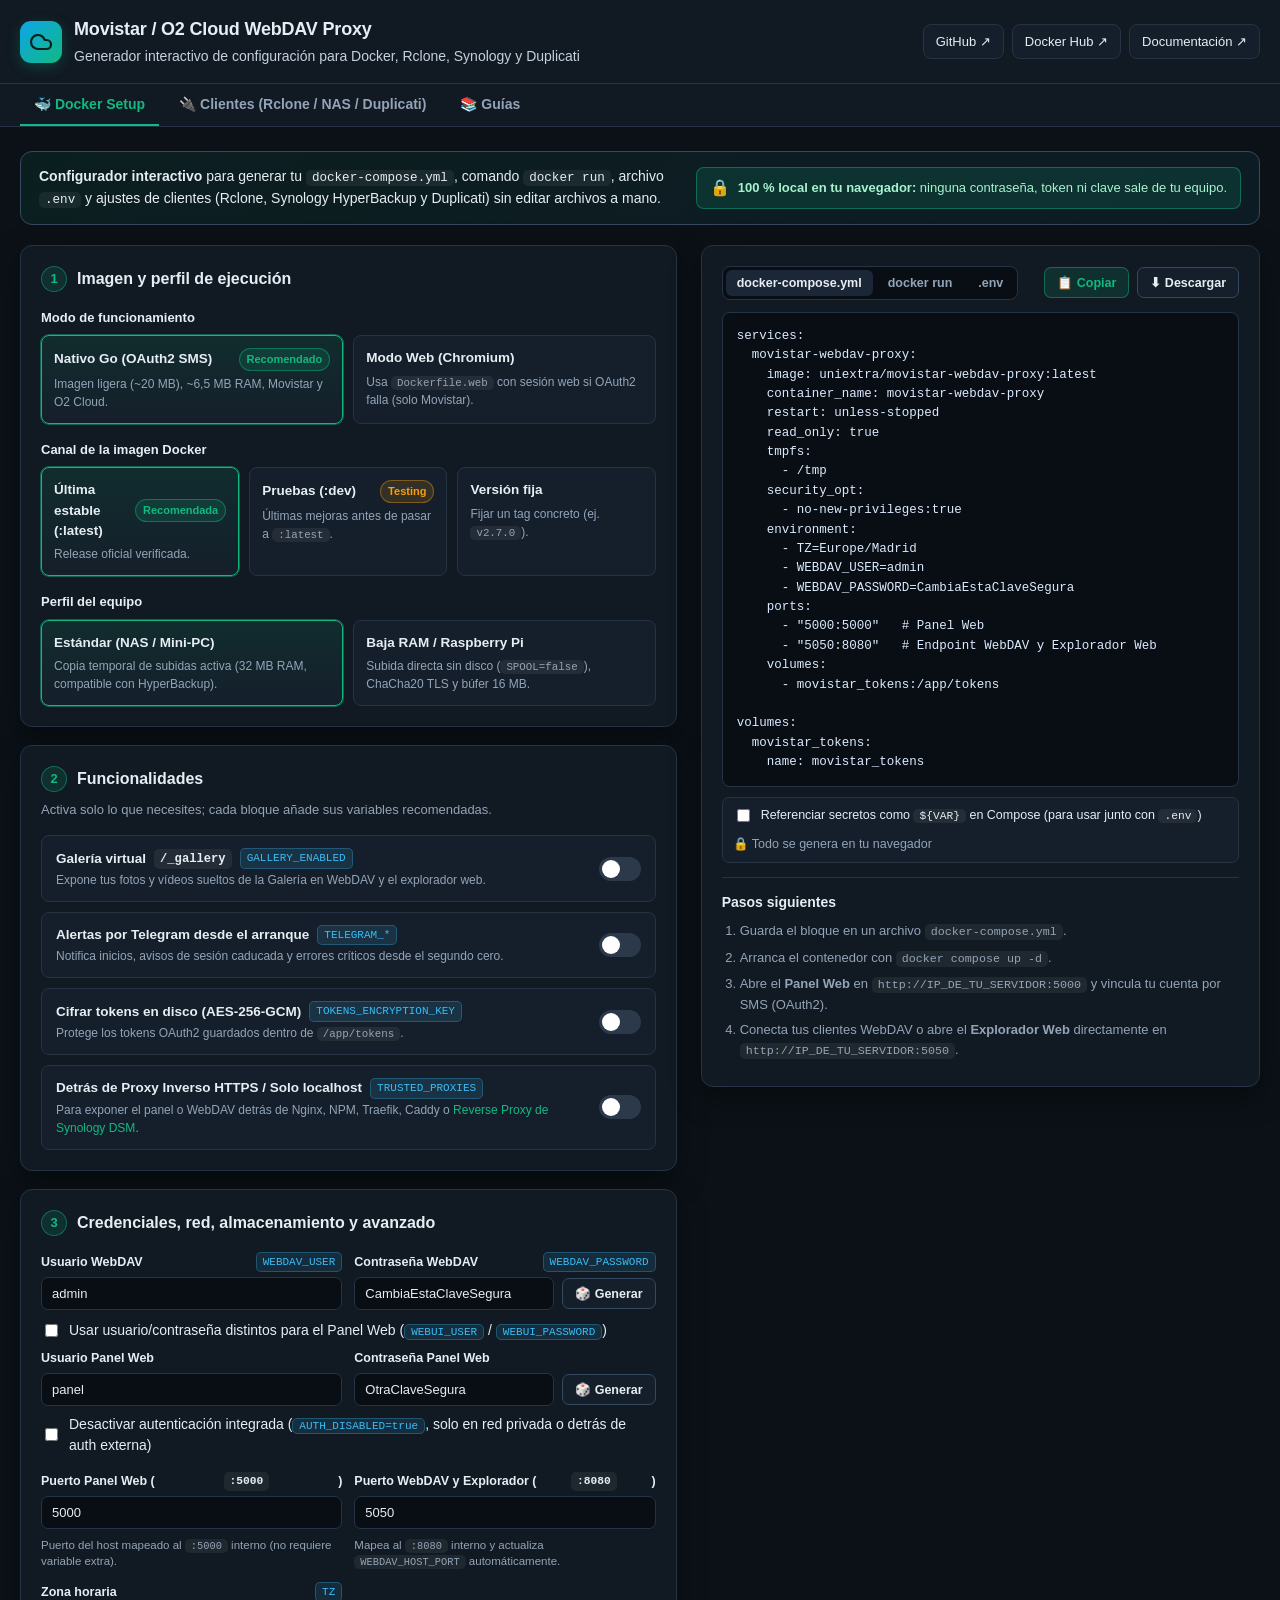
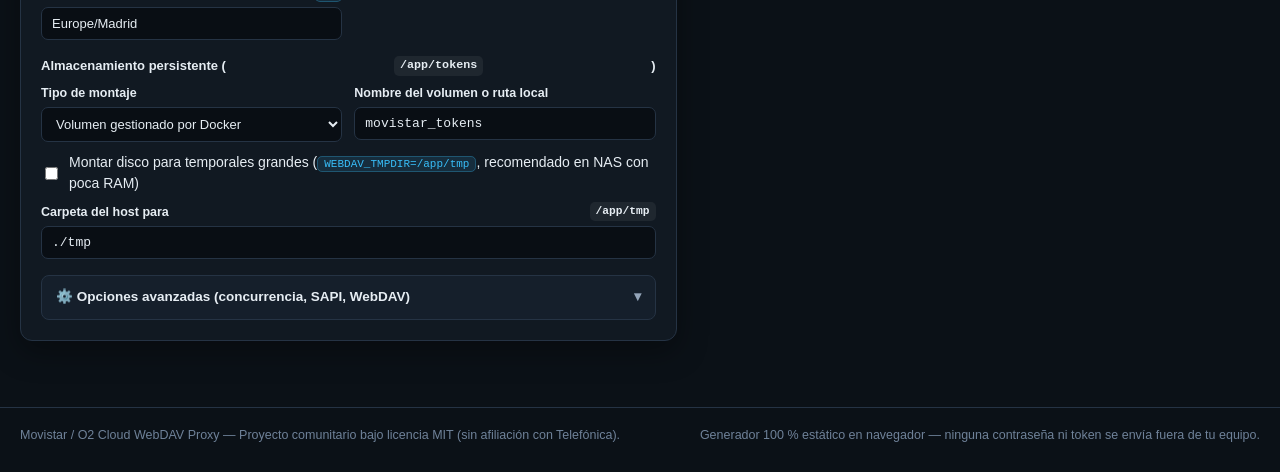
<file: site/index.html>
<!doctype html>
<html lang="es">
<head>
  <meta charset="utf-8">
  <meta name="viewport" content="width=device-width, initial-scale=1">
  <title>Movistar / O2 Cloud WebDAV Proxy — Configurador</title>
  <link rel="icon" type="image/svg+xml" href="data:image/svg+xml,%3Csvg xmlns='http://www.w3.org/2000/svg' viewBox='0 0 24 24' fill='none' stroke='%2310b981' stroke-width='2.2' stroke-linecap='round' stroke-linejoin='round'%3E%3Cpath d='M17.5 19H9a7 7 0 1 1 6.71-9h1.79a4.5 4.5 0 1 1 0 9Z'/%3E%3C/svg%3E">
  <link rel="stylesheet" href="styles.css">
</head>
<body>
  <header class="topbar">
    <div class="topbar-inner">
      <div class="brand">
        <div class="brand-icon" aria-hidden="true">
          <svg width="24" height="24" viewBox="0 0 24 24" fill="none" stroke="currentColor" stroke-width="2.2" stroke-linecap="round" stroke-linejoin="round">
            <path d="M17.5 19H9a7 7 0 1 1 6.71-9h1.79a4.5 4.5 0 1 1 0 9Z"/>
          </svg>
        </div>
        <div>
          <h1 class="brand-title">Movistar / O2 Cloud WebDAV Proxy</h1>
          <p class="brand-sub">Generador interactivo de configuración para Docker, Rclone, Synology y Duplicati</p>
        </div>
      </div>
      <div class="topbar-links">
        <a class="ext-link" href="https://github.com/uniextra/MovistarWebDAVProxy" target="_blank" rel="noopener">GitHub ↗</a>
        <a class="ext-link" href="https://hub.docker.com/r/uniextra/movistar-webdav-proxy" target="_blank" rel="noopener">Docker Hub ↗</a>
        <a class="ext-link" href="https://github.com/uniextra/MovistarWebDAVProxy/blob/main/docs/configuration.md" target="_blank" rel="noopener">Documentación ↗</a>
      </div>
    </div>
  </header>

  <nav class="nav-tabs" aria-label="Secciones del configurador">
    <div class="nav-tabs-inner">
      <button type="button" class="tab-btn active" data-tab="docker">🐳 Docker Setup</button>
      <button type="button" class="tab-btn" data-tab="clients">🔌 Clientes (Rclone / NAS / Duplicati)</button>
      <button type="button" class="tab-btn" data-tab="guides">📚 Guías</button>
    </div>
  </nav>

  <main class="container">
    <div class="intro-banner" role="region" aria-label="Sobre esta herramienta">
      <div class="intro-copy">
        <p class="intro-lead">
          <strong>Configurador interactivo</strong> para generar tu <code>docker-compose.yml</code>, comando <code>docker run</code>, archivo <code>.env</code> y ajustes de clientes (Rclone, Synology HyperBackup y Duplicati) sin editar archivos a mano.
        </p>
      </div>
      <div class="intro-privacy">
        <span class="intro-privacy-icon" aria-hidden="true">🔒</span>
        <span><strong>100 % local en tu navegador:</strong> ninguna contraseña, token ni clave sale de tu equipo.</span>
      </div>
    </div>

    <!-- TAB 1: DOCKER SETUP -->
    <section id="tab-docker" class="tab-panel">
      <div class="split-layout">
        <div class="config-column">
          <!-- PASO 1 -->
          <div class="step-card">
            <div class="step-header">
              <span class="step-num">1</span>
              <h2 class="step-title">Imagen y perfil de ejecución</h2>
            </div>

            <div class="field-group">
              <div class="group-label">Modo de funcionamiento</div>
              <div class="choice-grid" data-radio-group="mode">
                <label class="choice-card selected">
                  <input type="radio" name="mode" value="native" checked>
                  <div class="choice-top">
                    <span class="choice-name">Nativo Go (OAuth2 SMS)</span>
                    <span class="badge badge-rec">Recomendado</span>
                  </div>
                  <span class="choice-sub">Imagen ligera (~20 MB), ~6,5 MB RAM, Movistar y O2 Cloud.</span>
                </label>
                <label class="choice-card">
                  <input type="radio" name="mode" value="web">
                  <div class="choice-top">
                    <span class="choice-name">Modo Web (Chromium)</span>
                  </div>
                  <span class="choice-sub">Usa <code>Dockerfile.web</code> con sesión web si OAuth2 falla (solo Movistar).</span>
                </label>
              </div>
            </div>

            <div class="field-group" id="channelGroup">
              <div class="group-label">Canal de la imagen Docker</div>
              <div class="choice-grid" data-radio-group="channel">
                <label class="choice-card selected">
                  <input type="radio" name="channel" value="latest" checked>
                  <div class="choice-top">
                    <span class="choice-name">Última estable (:latest)</span>
                    <span class="badge badge-rec">Recomendada</span>
                  </div>
                  <span class="choice-sub">Release oficial verificada.</span>
                </label>
                <label class="choice-card">
                  <input type="radio" name="channel" value="dev">
                  <div class="choice-top">
                    <span class="choice-name">Pruebas (:dev)</span>
                    <span class="badge badge-warn">Testing</span>
                  </div>
                  <span class="choice-sub">Últimas mejoras antes de pasar a <code>:latest</code>.</span>
                </label>
                <label class="choice-card">
                  <input type="radio" name="channel" value="tag">
                  <div class="choice-top">
                    <span class="choice-name">Versión fija</span>
                  </div>
                  <span class="choice-sub">Fijar un tag concreto (ej. <code>v2.7.0</code>).</span>
                </label>
              </div>
              <div id="customTagWrap" class="sub-panel" hidden style="margin-top:10px;border:1px solid var(--border);border-radius:8px;">
                <div class="input-wrap">
                  <label class="input-label" for="customTag">Etiqueta de versión</label>
                  <input id="customTag" type="text" class="mono-input" value="v2.7.0" placeholder="v2.7.0">
                </div>
              </div>
            </div>

            <div class="field-group">
              <div class="group-label">Perfil del equipo</div>
              <div class="choice-grid" data-radio-group="hardware">
                <label class="choice-card selected">
                  <input type="radio" name="hardware" value="standard" checked>
                  <div class="choice-top">
                    <span class="choice-name">Estándar (NAS / Mini-PC)</span>
                  </div>
                  <span class="choice-sub">Copia temporal de subidas activa (32 MB RAM, compatible con HyperBackup).</span>
                </label>
                <label class="choice-card">
                  <input type="radio" name="hardware" value="lowram">
                  <div class="choice-top">
                    <span class="choice-name">Baja RAM / Raspberry Pi</span>
                  </div>
                  <span class="choice-sub">Subida directa sin disco (<code>SPOOL=false</code>), ChaCha20 TLS y búfer 16 MB.</span>
                </label>
              </div>
            </div>
          </div>

          <!-- PASO 2 -->
          <div class="step-card">
            <div class="step-header">
              <span class="step-num">2</span>
              <h2 class="step-title">Funcionalidades</h2>
            </div>
            <p class="step-desc">Activa solo lo que necesites; cada bloque añade sus variables recomendadas.</p>

            <div class="toggle-list">
              <!-- Galería virtual -->
              <div class="toggle-box">
                <label class="toggle-row">
                  <div class="toggle-info">
                    <span class="toggle-title">Galería virtual <code>/_gallery</code> <span class="badge-env">GALLERY_ENABLED</span></span>
                    <span class="toggle-help">Expone tus fotos y vídeos sueltos de la Galería en WebDAV y el explorador web.</span>
                  </div>
                  <span class="switch"><input type="checkbox" id="galleryEnabled"><span class="slider"></span></span>
                </label>
                <div id="galleryOptions" class="sub-panel" hidden>
                  <div class="form-grid">
                    <div class="input-wrap">
                      <label class="input-label" for="galleryLayout">Organización <span class="badge-env">GALLERY_LAYOUT</span></label>
                      <select id="galleryLayout">
                        <option value="year-month" selected>year-month (/AAAA/MM, recomendada)</option>
                        <option value="flat">flat (todos en la raíz)</option>
                      </select>
                    </div>
                    <div class="input-wrap">
                      <label class="input-label" for="galleryDir">Nombre de carpeta <span class="badge-env">GALLERY_DIR</span></label>
                      <input id="galleryDir" type="text" class="mono-input" value="_gallery" placeholder="_gallery">
                    </div>
                  </div>
                  <label class="checkbox-label">
                    <input type="checkbox" id="galleryUpload">
                    <span>Permitir subir fotos y vídeos a <code>/_gallery</code> (<span class="badge-env">GALLERY_UPLOAD=true</span>)</span>
                  </label>
                  <label class="checkbox-label">
                    <input type="checkbox" id="galleryDelete">
                    <span>Permitir enviar elementos de <code>/_gallery</code> a la papelera (<span class="badge-env">GALLERY_DELETE=true</span>)</span>
                  </label>
                </div>
              </div>

              <!-- Telegram -->
              <div class="toggle-box">
                <label class="toggle-row">
                  <div class="toggle-info">
                    <span class="toggle-title">Alertas por Telegram desde el arranque <span class="badge-env">TELEGRAM_*</span></span>
                    <span class="toggle-help">Notifica inicios, avisos de sesión caducada y errores críticos desde el segundo cero.</span>
                  </div>
                  <span class="switch"><input type="checkbox" id="telegramEnabled"><span class="slider"></span></span>
                </label>
                <div id="telegramOptions" class="sub-panel" hidden>
                  <div class="form-grid">
                    <div class="input-wrap">
                      <label class="input-label" for="tgToken">Bot Token <span class="badge-env">TELEGRAM_BOT_TOKEN</span></label>
                      <input id="tgToken" type="text" class="mono-input" value="" placeholder="123456:ABC-DEF...">
                    </div>
                    <div class="input-wrap">
                      <label class="input-label" for="tgChat">Chat ID <span class="badge-env">TELEGRAM_CHAT_ID</span></label>
                      <input id="tgChat" type="text" class="mono-input" value="" placeholder="-100123456789 o tu ID">
                    </div>
                  </div>
                </div>
              </div>

              <!-- Cifrado tokens -->
              <div class="toggle-box">
                <label class="toggle-row">
                  <div class="toggle-info">
                    <span class="toggle-title">Cifrar tokens en disco (AES-256-GCM) <span class="badge-env">TOKENS_ENCRYPTION_KEY</span></span>
                    <span class="toggle-help">Protege los tokens OAuth2 guardados dentro de <code>/app/tokens</code>.</span>
                  </div>
                  <span class="switch"><input type="checkbox" id="encryptEnabled"><span class="slider"></span></span>
                </label>
                <div id="encryptOptions" class="sub-panel" hidden>
                  <div class="input-wrap">
                    <label class="input-label" for="encryptKey">Clave maestra de cifrado</label>
                    <div class="input-row">
                      <input id="encryptKey" type="text" class="mono-input" value="" placeholder="Pulsa Generar o pega tu clave">
                      <button type="button" id="genKeyBtn" class="btn">🎲 Generar</button>
                    </div>
                  </div>
                </div>
              </div>

              <!-- Proxy inverso -->
              <div class="toggle-box">
                <label class="toggle-row">
                  <div class="toggle-info">
                    <span class="toggle-title">Detrás de Proxy Inverso HTTPS / Solo localhost <span class="badge-env">TRUSTED_PROXIES</span></span>
                    <span class="toggle-help">Para exponer el panel o WebDAV detrás de Nginx, NPM, Traefik, Caddy o <a href="https://kb.synology.com/en-global/DSM/help/DSM/AdminCenter/system_login_portal_advanced?version=7" target="_blank" rel="noopener">Reverse Proxy de Synology DSM</a>.</span>
                  </div>
                  <span class="switch"><input type="checkbox" id="proxyEnabled"><span class="slider"></span></span>
                </label>
                <div id="proxyOptions" class="sub-panel" hidden>
                  <div class="form-grid">
                    <div class="input-wrap">
                      <label class="input-label" for="webBindIp">Escucha Panel Web (<code>:5000</code>)</label>
                      <select id="webBindIp">
                        <option value="127.0.0.1" selected>127.0.0.1 (solo localhost / proxy inverso)</option>
                        <option value="0.0.0.0">0.0.0.0 (toda la red local)</option>
                      </select>
                    </div>
                    <div class="input-wrap">
                      <label class="input-label" for="webdavBindIp">Escucha WebDAV y Explorador (<code>:8080</code>)</label>
                      <select id="webdavBindIp">
                        <option value="0.0.0.0" selected>0.0.0.0 (red local directa, ej. HyperBackup)</option>
                        <option value="127.0.0.1">127.0.0.1 (solo localhost / proxy inverso)</option>
                      </select>
                    </div>
                  </div>
                  <div class="form-grid">
                    <div class="input-wrap">
                      <label class="input-label" for="trustedProxies">IPs / subredes de confianza <span class="badge-env">TRUSTED_PROXIES</span></label>
                      <input id="trustedProxies" type="text" class="mono-input" value="127.0.0.1,172.18.0.0/16">
                    </div>
                    <div class="input-wrap">
                      <label class="input-label" for="webdavHostPort">Puerto externo tras el proxy (opcional) <span class="badge-env">WEBDAV_HOST_PORT</span></label>
                      <input id="webdavHostPort" type="number" min="1" max="65535" value="" placeholder="Hereda Paso 3 (ej. 443 o 8443)" aria-describedby="webdavHostPortHint">
                      <span id="webdavHostPortHint" class="field-hint">Solo rellénalo si tu proxy inverso expone WebDAV en un puerto distinto al publicado por Docker.</span>
                    </div>
                  </div>
                </div>
              </div>
            </div>
          </div>

          <!-- PASO 3 -->
          <div class="step-card">
            <div class="step-header">
              <span class="step-num">3</span>
              <h2 class="step-title">Credenciales, red, almacenamiento y avanzado</h2>
            </div>

            <div class="field-group">
              <div class="form-grid">
                <div class="input-wrap">
                  <label class="input-label" for="webdavUser">Usuario WebDAV <span class="badge-env">WEBDAV_USER</span></label>
                  <input id="webdavUser" type="text" value="admin">
                </div>
                <div class="input-wrap">
                  <label class="input-label" for="webdavPass">Contraseña WebDAV <span class="badge-env">WEBDAV_PASSWORD</span></label>
                  <div class="input-row">
                    <input id="webdavPass" type="text" value="CambiaEstaClaveSegura">
                    <button type="button" id="genWebdavPassBtn" class="btn">🎲 Generar</button>
                  </div>
                </div>
              </div>
              <div style="margin-top:10px;display:flex;flex-direction:column;gap:8px;">
                <label class="checkbox-label">
                  <input type="checkbox" id="separateWebui">
                  <span>Usar usuario/contraseña distintos para el Panel Web (<span class="badge-env">WEBUI_USER</span> / <span class="badge-env">WEBUI_PASSWORD</span>)</span>
                </label>
                <div id="webuiCreds" class="form-grid" hidden>
                  <div class="input-wrap">
                    <label class="input-label" for="webuiUser">Usuario Panel Web</label>
                    <input id="webuiUser" type="text" value="panel">
                  </div>
                  <div class="input-wrap">
                    <label class="input-label" for="webuiPass">Contraseña Panel Web</label>
                    <div class="input-row">
                      <input id="webuiPass" type="text" value="OtraClaveSegura">
                      <button type="button" id="genWebuiPassBtn" class="btn">🎲 Generar</button>
                    </div>
                  </div>
                </div>
                <label class="checkbox-label">
                  <input type="checkbox" id="authDisabled">
                  <span>Desactivar autenticación integrada (<span class="badge-env">AUTH_DISABLED=true</span>, solo en red privada o detrás de auth externa)</span>
                </label>
              </div>
            </div>

            <div class="field-group">
              <div class="form-grid">
                <div class="input-wrap">
                  <label class="input-label" for="webPort">Puerto Panel Web (<code>:5000</code>)</label>
                  <input id="webPort" type="number" min="1" max="65535" value="5000" aria-describedby="webPortHint">
                  <span id="webPortHint" class="field-hint">Puerto del host mapeado al <code>:5000</code> interno (no requiere variable extra).</span>
                </div>
                <div class="input-wrap">
                  <label class="input-label" for="webdavPort">Puerto WebDAV y Explorador (<code>:8080</code>)</label>
                  <input id="webdavPort" type="number" min="1" max="65535" value="5050" aria-describedby="webdavPortHint">
                  <span id="webdavPortHint" class="field-hint">Mapea al <code>:8080</code> interno y actualiza <code>WEBDAV_HOST_PORT</code> automáticamente.</span>
                </div>
                <div class="input-wrap">
                  <label class="input-label" for="tzInput">Zona horaria <span class="badge-env">TZ</span></label>
                  <input id="tzInput" type="text" value="Europe/Madrid">
                </div>
              </div>
            </div>

            <div class="field-group">
              <div class="group-label">Almacenamiento persistente (<code>/app/tokens</code>)</div>
              <div class="form-grid">
                <div class="input-wrap">
                  <label class="input-label" for="tokensType">Tipo de montaje</label>
                  <select id="tokensType">
                    <option value="volume" selected>Volumen gestionado por Docker</option>
                    <option value="bind">Carpeta local del NAS / host</option>
                  </select>
                </div>
                <div class="input-wrap">
                  <label class="input-label" for="tokensPath">Nombre del volumen o ruta local</label>
                  <input id="tokensPath" type="text" class="mono-input" value="movistar_tokens">
                </div>
              </div>
              <div style="margin-top:10px;">
                <label class="checkbox-label">
                  <input type="checkbox" id="tmpdirEnabled">
                  <span>Montar disco para temporales grandes (<span class="badge-env">WEBDAV_TMPDIR=/app/tmp</span>, recomendado en NAS con poca RAM)</span>
                </label>
                <div id="tmpdirWrap" class="input-wrap" hidden style="margin-top:8px;">
                  <label class="input-label" for="tmpdirHostPath">Carpeta del host para <code>/app/tmp</code></label>
                  <input id="tmpdirHostPath" type="text" class="mono-input" value="./tmp">
                </div>
              </div>
            </div>

            <!-- ACORDEÓN AVANZADO -->
            <details class="adv-box">
              <summary>⚙️ Opciones avanzadas (concurrencia, SAPI, WebDAV)</summary>
              <div class="adv-body">
                <div>
                  <h3 class="adv-section-title">Contenedor</h3>
                  <div class="form-grid">
                    <div class="input-wrap">
                      <label class="input-label" for="containerName">Nombre del contenedor</label>
                      <input id="containerName" type="text" class="mono-input" value="movistar-webdav-proxy">
                    </div>
                    <div class="input-wrap">
                      <label class="input-label" for="restartPolicy">Política de reinicio</label>
                      <select id="restartPolicy">
                        <option value="unless-stopped" selected>unless-stopped (recomendada)</option>
                        <option value="always">always</option>
                        <option value="no">no</option>
                      </select>
                    </div>
                    <div class="input-wrap">
                      <label class="input-label" for="internalWebPort">Puerto interno Panel Web <span class="badge-env">PORT</span></label>
                      <input id="internalWebPort" type="number" min="1" max="65535" value="" placeholder="5000" aria-describedby="internalWebPortHint">
                      <span id="internalWebPortHint" class="field-hint">Por defecto 5000; actualiza el segundo puerto del mapeo.</span>
                    </div>
                    <div class="input-wrap">
                      <label class="input-label" for="internalWebdavPort">Puerto interno WebDAV <span class="badge-env">WEBDAV_PORT</span></label>
                      <input id="internalWebdavPort" type="number" min="1" max="65535" value="" placeholder="8080" aria-describedby="internalWebdavPortHint">
                      <span id="internalWebdavPortHint" class="field-hint">Por defecto 8080; actualiza el segundo puerto del mapeo.</span>
                    </div>
                  </div>
                </div>

                <div>
                  <h3 class="adv-section-title">Rendimiento y caché</h3>
                  <div class="form-grid">
                    <div class="input-wrap">
                      <label class="input-label" for="maxDownloads">Descargas simultáneas <span class="badge-env">WEBDAV_MAX_DOWNLOADS</span></label>
                      <input id="maxDownloads" type="number" min="1" max="16" value="" placeholder="1 (desktop) / 4 (web)">
                    </div>
                    <div class="input-wrap">
                      <label class="input-label" for="maxUploads">Subidas simultáneas <span class="badge-env">WEBDAV_MAX_UPLOADS</span></label>
                      <input id="maxUploads" type="number" min="1" max="16" value="" placeholder="1 (desktop) / 2 (web)">
                    </div>
                    <div class="input-wrap">
                      <label class="input-label" for="bufferMb">Búfer RAM por subida (MB) <span class="badge-env">WEBDAV_BUFFER_MB</span></label>
                      <input id="bufferMb" type="number" min="1" max="512" value="" placeholder="32">
                    </div>
                    <div class="input-wrap">
                      <label class="input-label" for="bwLimit">Límite subida <span class="badge-env">WEBDAV_UPLOAD_BWLIMIT</span></label>
                      <input id="bwLimit" type="text" class="mono-input" value="" placeholder="Ej. 20M, 500K (vacío = sin límite)">
                    </div>
                    <div class="input-wrap">
                      <label class="input-label" for="syncInterval">Sync SQLite (seg) <span class="badge-env">SYNC_INTERVAL_SEC</span></label>
                      <input id="syncInterval" type="number" min="15" max="3600" value="" placeholder="300 (desktop) / 60 (web)">
                    </div>
                    <div class="input-wrap">
                      <label class="input-label" for="smallCacheMb">Caché archivos pequeños (MB) <span class="badge-env">WEBDAV_SMALLFILE_CACHE_MB</span></label>
                      <input id="smallCacheMb" type="number" min="0" max="512" value="" placeholder="32">
                    </div>
                    <div class="input-wrap">
                      <label class="input-label" for="maxUploadMb">Tamaño máx. subida (MB) <span class="badge-env">MAX_UPLOAD_MB</span></label>
                      <input id="maxUploadMb" type="number" min="1" max="4096" value="" placeholder="4096">
                    </div>
                  </div>
                </div>

                <div>
                  <h3 class="adv-section-title">Protocolo WebDAV y cliente SAPI</h3>
                  <div class="form-grid">
                    <div class="input-wrap">
                      <label class="input-label" for="caseInsensitive">Mayúsculas/minúsculas <span class="badge-env">WEBDAV_CASE_INSENSITIVE</span></label>
                      <select id="caseInsensitive">
                        <option value="">Por defecto (exacto en perfil desktop)</option>
                        <option value="false">false (distingue A.txt / a.txt; recomendado rclone/restic)</option>
                        <option value="true">true (tolerante; útil con Windows Explorer/Finder)</option>
                      </select>
                    </div>
                    <div class="input-wrap">
                      <label class="input-label" for="ntlmMode">Soporte NTLMv2 <span class="badge-env">WEBDAV_NTLM</span></label>
                      <select id="ntlmMode">
                        <option value="">auto (por defecto)</option>
                        <option value="true">true (forzar)</option>
                        <option value="false">false (desactivar)</option>
                      </select>
                    </div>
                    <div class="input-wrap">
                      <label class="input-label" for="sapiProfile">Perfil SAPI <span class="badge-env">SAPI_CLIENT_PROFILE</span></label>
                      <select id="sapiProfile">
                        <option value="">Por defecto (desktop / browser en Modo Web)</option>
                        <option value="desktop">desktop (cliente oficial Windows)</option>
                        <option value="browser">browser (navegador HTTP/2)</option>
                      </select>
                    </div>
                    <div class="input-wrap">
                      <label class="input-label" for="logLevel">Nivel de logs <span class="badge-env">LOG_LEVEL</span></label>
                      <select id="logLevel">
                        <option value="">Normal</option>
                        <option value="debug">debug (trazas detalladas)</option>
                      </select>
                    </div>
                    <div class="input-wrap">
                      <label class="input-label" for="bruteForceExcluded">IPs exentas bloqueo 429 <span class="badge-env">BRUTE_FORCE_EXCLUDED_IPS</span></label>
                      <input id="bruteForceExcluded" type="text" class="mono-input" value="" placeholder="127.0.0.1,::1,172.16.0.0/12">
                    </div>
                  </div>
                </div>

                <div id="webOnlyAdvanced" hidden>
                  <h3 class="adv-section-title">Modo Web (Chromium)</h3>
                  <div class="notice notice-info" style="margin:0 0 10px;">
                    <code>WEB_SESSION=true</code> ya viene preconfigurado dentro de <code>Dockerfile.web</code>; no hace falta añadirlo manualmente al YAML.
                  </div>
                  <div class="form-grid">
                    <div class="input-wrap">
                      <label class="input-label" for="webRenewBefore">Margen renovación web <span class="badge-env">WEB_SESSION_RENEW_BEFORE</span></label>
                      <input id="webRenewBefore" type="text" class="mono-input" value="" placeholder="1h">
                    </div>
                    <div class="input-wrap">
                      <label class="input-label" for="webTrashEvery">Vaciar papelera cada <span class="badge-env">WEB_TRASH_EMPTY_EVERY</span></label>
                      <input id="webTrashEvery" type="text" class="mono-input" value="" placeholder="6h (vacío = desactivado)">
                    </div>
                    <div class="input-wrap">
                      <label class="input-label" for="chromeNoSandbox">Chromium sin sandbox <span class="badge-env">CHROME_NO_SANDBOX</span></label>
                      <select id="chromeNoSandbox">
                        <option value="">Por defecto (true en Dockerfile.web)</option>
                        <option value="true">true</option>
                        <option value="false">false</option>
                      </select>
                    </div>
                  </div>
                </div>
              </div>
            </details>
          </div>
        </div>

        <!-- PANEL DERECHO FIJO -->
        <aside class="output-column">
          <div class="output-card">
            <div class="output-top">
              <div class="sub-tabs" role="tablist">
                <button type="button" class="sub-tab active" data-out="compose">docker-compose.yml</button>
                <button type="button" class="sub-tab" data-out="run">docker run</button>
                <button type="button" class="sub-tab" data-out="env">.env</button>
              </div>
              <div class="output-actions">
                <button type="button" id="copyOutBtn" class="btn btn-primary">📋 Copiar</button>
                <button type="button" id="dlOutBtn" class="btn">⬇ Descargar</button>
              </div>
            </div>

            <div class="code-box"><pre id="outputCode"></pre></div>

            <div class="inline-options">
              <label class="checkbox-label">
                <input type="checkbox" id="useEnvRefs">
                <span>Referenciar secretos como <code>${VAR}</code> en Compose (para usar junto con <code>.env</code>)</span>
              </label>
              <span>🔒 Todo se genera en tu navegador</span>
            </div>

            <div id="dynamicWarnings" aria-live="polite"></div>

            <div class="next-steps">
              <h3>Pasos siguientes</h3>
              <ol id="nextStepsList"></ol>
            </div>
          </div>
        </aside>
      </div>
    </section>

    <!-- TAB 2: CLIENTES -->
    <section id="tab-clients" class="tab-panel" hidden>
      <div class="step-card">
        <div class="step-header">
          <span class="step-num">⚙</span>
          <h2 class="step-title">Parámetros compartidos para tus clientes WebDAV</h2>
        </div>
        <div class="form-grid">
          <div class="input-wrap">
            <label class="input-label" for="clientHost">IP o dominio de tu servidor/NAS</label>
            <input id="clientHost" type="text" class="mono-input" value="192.168.1.50" placeholder="192.168.1.50">
          </div>
          <div class="input-wrap">
            <label class="input-label" for="rcloneRemote">Nombre del remoto Rclone</label>
            <input id="rcloneRemote" type="text" class="mono-input" value="o2cloud">
          </div>
          <div class="input-wrap">
            <label class="input-label" for="rcloneAction">Operación Rclone de ejemplo</label>
            <select id="rcloneAction">
              <option value="sync" selected>sync (espejo local → nube)</option>
              <option value="copy">copy (solo copiar nuevos/modificados)</option>
              <option value="mount">mount (montar unidad de red)</option>
            </select>
          </div>
        </div>
        <div style="margin-top:12px;display:flex;gap:18px;flex-wrap:wrap;">
          <label class="checkbox-label">
            <input type="checkbox" id="rcloneChunker">
            <span>Añadir overlay <code>chunker</code> (obligatorio si subes archivos individuales &gt; 4 GB)</span>
          </label>
          <label class="checkbox-label">
            <input type="checkbox" id="rcloneCrypt">
            <span>Añadir overlay <code>crypt</code> (cifrado en cliente)</span>
          </label>
        </div>
      </div>

      <div class="clients-grid">
        <div class="client-card">
          <div class="output-top">
            <h3 style="margin:0;font-size:15px;">📄 Configuración <code>rclone.conf</code></h3>
            <button type="button" class="btn btn-primary copy-target" data-target="rcloneConfCode">📋 Copiar</button>
          </div>
          <div class="code-box"><pre id="rcloneConfCode"></pre></div>
          <div class="notice notice-info" style="margin-top:10px;">
            En <code>rclone.conf</code> la contraseña debe ir ofuscada: ejecuta <code>rclone obscure TU_CLAVE</code> o crea el remoto con <code>rclone config</code>.
          </div>
        </div>

        <div class="client-card">
          <div class="output-top">
            <h3 style="margin:0;font-size:15px;">💻 Comando Rclone listo para usar</h3>
            <button type="button" class="btn btn-primary copy-target" data-target="rcloneCmdCode">📋 Copiar</button>
          </div>
          <div class="code-box"><pre id="rcloneCmdCode"></pre></div>
          <div id="rcloneNotice"></div>
        </div>

        <div class="client-card">
          <h3 style="margin:0 0 12px;font-size:15px;">🗄️ Synology HyperBackup y File Station</h3>
          <div id="synologyKv" class="kv-list"></div>
        </div>

        <div class="client-card">
          <h3 style="margin:0 0 12px;font-size:15px;">🛡️ Duplicati 2 (WebDAV)</h3>
          <div id="duplicatiKv" class="kv-list"></div>
        </div>
      </div>
    </section>

    <!-- TAB 3: GUÍAS -->
    <section id="tab-guides" class="tab-panel" hidden>
      <div class="guides-list">
        <a class="guide-row" href="https://github.com/uniextra/MovistarWebDAVProxy/blob/main/README.md" target="_blank" rel="noopener">
          <div>
            <div class="guide-title">📖 Guía rápida de inicio (README)</div>
            <div class="guide-sub">Despliegue inicial, vinculación OAuth2 por SMS, Explorador Web (:5050) y Galería Virtual (/_gallery).</div>
          </div>
          <span class="guide-arrow">↗</span>
        </a>
        <a class="guide-row" href="https://github.com/uniextra/MovistarWebDAVProxy/blob/main/docs/configuration.md" target="_blank" rel="noopener">
          <div>
            <div class="guide-title">🔧 Configuración avanzada, seguridad y red</div>
            <div class="guide-sub">Referencia completa de variables de entorno, Nginx/Traefik, Telegram, perfil desktop y límites SAPI.</div>
          </div>
          <span class="guide-arrow">↗</span>
        </a>
        <a class="guide-row" href="https://github.com/uniextra/MovistarWebDAVProxy/blob/main/docs/backup-clients.md" target="_blank" rel="noopener">
          <div>
            <div class="guide-title">🛡️ Clientes de backup (HyperBackup, Duplicati, Rclone &gt; 4 GB)</div>
            <div class="guide-sub">Capturas y pasos para configurar Synology HyperBackup, Duplicati 2 y Rclone con chunker + crypt.</div>
          </div>
          <span class="guide-arrow">↗</span>
        </a>
        <a class="guide-row" href="https://github.com/uniextra/MovistarWebDAVProxy/blob/main/docs/network-drive.md" target="_blank" rel="noopener">
          <div>
            <div class="guide-title">💻 Mapear como unidad de red</div>
            <div class="guide-sub">Cómo conectarlo en Windows (Rclone + WinFsp), macOS Finder, Linux (davfs2/GVFS) y Synology File Station.</div>
          </div>
          <span class="guide-arrow">↗</span>
        </a>
        <a class="guide-row" href="https://github.com/uniextra/MovistarWebDAVProxy/blob/main/docs/web-mode.md" target="_blank" rel="noopener">
          <div>
            <div class="guide-title">🌐 Modo Web (Chromium integrado)</div>
            <div class="guide-sub">Alternativa con sesión web oficial de Movistar Cloud y renovación automática si falla el flujo OAuth2.</div>
          </div>
          <span class="guide-arrow">↗</span>
        </a>
        <a class="guide-row" href="https://github.com/uniextra/MovistarWebDAVProxy/blob/main/CHANGELOG.md" target="_blank" rel="noopener">
          <div>
            <div class="guide-title">📝 Historial de versiones (CHANGELOG)</div>
            <div class="guide-sub">Todas las mejoras, correcciones y notas entre versiones.</div>
          </div>
          <span class="guide-arrow">↗</span>
        </a>
      </div>
    </section>
  </main>

  <footer class="footer">
    <div class="footer-inner">
      <span>Movistar / O2 Cloud WebDAV Proxy — Proyecto comunitario bajo licencia MIT (sin afiliación con Telefónica).</span>
      <span>Generador 100 % estático en navegador — ninguna contraseña ni token se envía fuera de tu equipo.</span>
    </div>
  </footer>

  <script src="app.js"></script>
</body>
</html>
</file>
<file: site/styles.css>
:root {
  --bg: #0b1117;
  --bg-elevated: #111922;
  --surface: #151f2b;
  --surface-hover: #1b2736;
  --border: #253344;
  --border-strong: #354961;
  --text: #e6edf3;
  --text-muted: #93a4b8;
  --text-dim: #6f8299;
  --accent: #10b981;
  --accent-soft: rgba(16, 185, 129, 0.14);
  --accent-border: rgba(16, 185, 129, 0.45);
  --info: #38bdf8;
  --info-soft: rgba(56, 189, 248, 0.12);
  --warn: #f59e0b;
  --warn-soft: rgba(245, 158, 11, 0.14);
  --warn-border: rgba(245, 158, 11, 0.4);
  --code-bg: #090e14;
  --radius: 12px;
  --radius-sm: 8px;
  --shadow: 0 10px 30px rgba(0, 0, 0, 0.35);
  --mono: ui-monospace, SFMono-Regular, Menlo, Monaco, Consolas, "Liberation Mono", "Courier New", monospace;
  --sans: -apple-system, BlinkMacSystemFont, "Segoe UI", Roboto, "Helvetica Neue", Arial, sans-serif;
}

* {
  box-sizing: border-box;
}

html, body {
  margin: 0;
  padding: 0;
  background: var(--bg);
  color: var(--text);
  font-family: var(--sans);
  font-size: 14px;
  line-height: 1.5;
  -webkit-font-smoothing: antialiased;
}

a {
  color: var(--accent);
  text-decoration: none;
}

a:hover {
  text-decoration: underline;
}

code {
  font-family: var(--mono);
  font-size: 0.9em;
  background: rgba(255, 255, 255, 0.06);
  padding: 1px 6px;
  border-radius: 5px;
}

.topbar {
  background: var(--bg-elevated);
  border-bottom: 1px solid var(--border);
}

.topbar-inner,
.nav-tabs-inner,
.container,
.footer-inner {
  max-width: 1320px;
  margin: 0 auto;
  padding: 0 20px;
}

.topbar-inner {
  display: flex;
  align-items: center;
  justify-content: space-between;
  gap: 16px;
  padding-top: 16px;
  padding-bottom: 16px;
  flex-wrap: wrap;
}

.brand {
  display: flex;
  align-items: center;
  gap: 12px;
}

.brand-icon {
  width: 42px;
  height: 42px;
  border-radius: 11px;
  background: linear-gradient(135deg, #0ea5e9, #10b981);
  display: flex;
  align-items: center;
  justify-content: center;
  color: #06211a;
  flex-shrink: 0;
  box-shadow: 0 4px 14px rgba(16, 185, 129, 0.25);
}

.brand-title {
  margin: 0;
  font-size: 18px;
  font-weight: 700;
  letter-spacing: -0.01em;
}

.brand-sub {
  margin: 3px 0 0;
  font-size: 14px;
  color: #c4d1df;
}

.topbar-links {
  display: flex;
  align-items: center;
  gap: 8px;
  flex-wrap: wrap;
}

.ext-link {
  display: inline-flex;
  align-items: center;
  gap: 6px;
  padding: 7px 12px;
  border-radius: 8px;
  border: 1px solid var(--border);
  background: var(--surface);
  color: var(--text);
  font-size: 13px;
  font-weight: 500;
  transition: border-color 0.15s, background 0.15s;
}

.ext-link:hover {
  background: var(--surface-hover);
  border-color: var(--border-strong);
  text-decoration: none;
}

.nav-tabs {
  background: var(--bg-elevated);
  border-bottom: 1px solid var(--border);
  position: sticky;
  top: 0;
  z-index: 30;
}

.nav-tabs-inner {
  display: flex;
  gap: 6px;
  overflow-x: auto;
}

.tab-btn {
  appearance: none;
  border: 0;
  border-bottom: 2px solid transparent;
  background: transparent;
  color: var(--text-muted);
  padding: 12px 14px;
  font-size: 14px;
  font-weight: 600;
  cursor: pointer;
  white-space: nowrap;
  transition: color 0.15s, border-color 0.15s;
}

.tab-btn:hover {
  color: var(--text);
}

.tab-btn.active {
  color: var(--accent);
  border-bottom-color: var(--accent);
}

.container {
  padding-top: 24px;
  padding-bottom: 48px;
}

.intro-banner {
  display: flex;
  flex-wrap: wrap;
  justify-content: space-between;
  align-items: center;
  gap: 14px;
  padding: 14px 18px;
  margin-bottom: 20px;
  border-radius: var(--radius);
  border: 1px solid var(--border-strong);
  background: linear-gradient(135deg, rgba(16, 185, 129, 0.08), rgba(56, 189, 248, 0.06));
}

.intro-copy {
  flex: 1 1 380px;
}

.intro-lead {
  margin: 0;
  font-size: 14px;
  color: var(--text);
  line-height: 1.5;
}

.intro-privacy {
  display: inline-flex;
  align-items: center;
  gap: 8px;
  padding: 9px 13px;
  border-radius: var(--radius-sm);
  background: var(--accent-soft);
  border: 1px solid var(--accent-border);
  color: #a7f3d0;
  font-size: 13px;
  line-height: 1.4;
  flex: 0 1 auto;
}

.intro-privacy-icon {
  font-size: 16px;
  flex-shrink: 0;
}

.tab-panel[hidden] {
  display: none;
}

/* Split-pane en escritorio */
.split-layout {
  display: grid;
  grid-template-columns: minmax(0, 1.08fr) minmax(0, 0.92fr);
  gap: 24px;
  align-items: start;
}

.output-column {
  position: sticky;
  top: 62px;
}

.step-card,
.output-card,
.client-card,
.guide-card {
  background: var(--bg-elevated);
  border: 1px solid var(--border);
  border-radius: var(--radius);
  padding: 20px;
  margin-bottom: 18px;
  box-shadow: var(--shadow);
}

.step-header {
  display: flex;
  align-items: center;
  gap: 10px;
  margin-bottom: 16px;
}

.step-num {
  width: 26px;
  height: 26px;
  border-radius: 999px;
  background: var(--accent-soft);
  border: 1px solid var(--accent-border);
  color: var(--accent);
  font-size: 13px;
  font-weight: 700;
  display: inline-flex;
  align-items: center;
  justify-content: center;
  flex-shrink: 0;
}

.step-title {
  margin: 0;
  font-size: 16px;
  font-weight: 700;
}

.step-desc {
  margin: -8px 0 16px;
  color: var(--text-muted);
  font-size: 13px;
}

.field-group {
  margin-bottom: 16px;
}

.field-group:last-child {
  margin-bottom: 0;
}

.group-label {
  display: flex;
  align-items: center;
  justify-content: space-between;
  gap: 8px;
  font-size: 13px;
  font-weight: 600;
  color: var(--text);
  margin-bottom: 8px;
}

.choice-grid {
  display: grid;
  grid-template-columns: repeat(auto-fit, minmax(175px, 1fr));
  gap: 10px;
}

.choice-card {
  position: relative;
  display: flex;
  flex-direction: column;
  gap: 4px;
  padding: 12px;
  border-radius: var(--radius-sm);
  border: 1px solid var(--border);
  background: var(--surface);
  cursor: pointer;
  transition: border-color 0.15s, background 0.15s, box-shadow 0.15s;
}

.choice-card:hover {
  background: var(--surface-hover);
  border-color: var(--border-strong);
}

.choice-card.selected {
  border-color: var(--accent);
  background: linear-gradient(180deg, rgba(16, 185, 129, 0.12), rgba(21, 31, 43, 0.95));
  box-shadow: 0 0 0 1px var(--accent-border);
}

.choice-card input[type="radio"] {
  position: absolute;
  opacity: 0;
  pointer-events: none;
}

.choice-top {
  display: flex;
  align-items: center;
  justify-content: space-between;
  gap: 6px;
}

.choice-name {
  font-weight: 600;
  font-size: 13.5px;
}

.choice-sub {
  font-size: 12px;
  color: var(--text-muted);
}

.badge {
  display: inline-flex;
  align-items: center;
  padding: 2px 7px;
  border-radius: 999px;
  font-size: 11px;
  font-weight: 600;
  white-space: nowrap;
}

.badge-rec {
  background: var(--accent-soft);
  color: var(--accent);
  border: 1px solid var(--accent-border);
}

.badge-warn {
  background: var(--warn-soft);
  color: var(--warn);
  border: 1px solid var(--warn-border);
}

.badge-env {
  font-family: var(--mono);
  font-size: 11px;
  font-weight: 500;
  padding: 1px 6px;
  border-radius: 5px;
  background: rgba(56, 189, 248, 0.12);
  color: var(--info);
  border: 1px solid rgba(56, 189, 248, 0.28);
}

/* Toggles */
.toggle-list {
  display: flex;
  flex-direction: column;
  gap: 10px;
}

.toggle-box {
  border: 1px solid var(--border);
  border-radius: var(--radius-sm);
  background: var(--surface);
  overflow: hidden;
}

.toggle-row {
  display: flex;
  align-items: center;
  justify-content: space-between;
  gap: 14px;
  padding: 12px 14px;
  cursor: pointer;
}

.toggle-row:hover {
  background: var(--surface-hover);
}

.toggle-info {
  display: flex;
  flex-direction: column;
  gap: 2px;
  min-width: 0;
}

.toggle-title {
  font-weight: 600;
  font-size: 13.5px;
  display: flex;
  align-items: center;
  gap: 8px;
  flex-wrap: wrap;
}

.toggle-help {
  font-size: 12px;
  color: var(--text-muted);
}

.switch {
  position: relative;
  width: 42px;
  height: 24px;
  flex-shrink: 0;
}

.switch input {
  opacity: 0;
  width: 0;
  height: 0;
}

.slider {
  position: absolute;
  inset: 0;
  background: #2b394a;
  border-radius: 999px;
  transition: background 0.15s;
}

.slider::before {
  content: "";
  position: absolute;
  width: 18px;
  height: 18px;
  left: 3px;
  top: 3px;
  background: #fff;
  border-radius: 50%;
  transition: transform 0.15s;
}

.switch input:checked + .slider {
  background: var(--accent);
}

.switch input:checked + .slider::before {
  transform: translateX(18px);
}

.sub-panel {
  border-top: 1px solid var(--border);
  background: rgba(11, 17, 23, 0.45);
  padding: 12px 14px;
  display: flex;
  flex-direction: column;
  gap: 12px;
}

.sub-panel[hidden] {
  display: none;
}

/* Form controls */
.form-grid {
  display: grid;
  grid-template-columns: repeat(auto-fit, minmax(210px, 1fr));
  gap: 12px;
}

.input-wrap {
  display: flex;
  flex-direction: column;
  gap: 5px;
}

.input-label {
  display: flex;
  align-items: center;
  justify-content: space-between;
  gap: 6px;
  font-size: 12.5px;
  font-weight: 600;
  color: var(--text);
}

.input-row {
  display: flex;
  gap: 8px;
  align-items: center;
}

input[type="text"],
input[type="password"],
input[type="number"],
select {
  width: 100%;
  background: var(--code-bg);
  color: var(--text);
  border: 1px solid var(--border);
  border-radius: 7px;
  padding: 8px 10px;
  font-size: 13px;
  font-family: var(--sans);
  outline: none;
  transition: border-color 0.15s;
}

input[type="text"]:focus,
input[type="password"]:focus,
input[type="number"]:focus,
select:focus {
  border-color: var(--accent);
}

.mono-input {
  font-family: var(--mono) !important;
}

.field-hint {
  display: block;
  margin-top: 4px;
  font-size: 11.5px;
  color: var(--text-muted);
  line-height: 1.35;
}

.input-invalid {
  border-color: var(--warn) !important;
  box-shadow: 0 0 0 1px var(--warn-border);
}

.btn {
  appearance: none;
  border: 1px solid var(--border-strong);
  background: var(--surface);
  color: var(--text);
  border-radius: 7px;
  padding: 7px 12px;
  font-size: 12.5px;
  font-weight: 600;
  cursor: pointer;
  display: inline-flex;
  align-items: center;
  gap: 6px;
  white-space: nowrap;
  transition: background 0.15s, border-color 0.15s;
}

.btn:hover {
  background: var(--surface-hover);
  border-color: var(--accent);
}

.btn-primary {
  background: var(--accent-soft);
  border-color: var(--accent-border);
  color: var(--accent);
}

.btn-primary:hover {
  background: rgba(16, 185, 129, 0.24);
}

details.adv-box {
  border: 1px solid var(--border);
  border-radius: var(--radius-sm);
  background: var(--surface);
  margin-top: 14px;
}

details.adv-box > summary {
  padding: 11px 14px;
  cursor: pointer;
  font-weight: 600;
  font-size: 13.5px;
  list-style: none;
  display: flex;
  align-items: center;
  justify-content: space-between;
}

details.adv-box > summary::after {
  content: "▾";
  color: var(--text-muted);
}

details.adv-box[open] > summary::after {
  content: "▴";
}

.adv-body {
  border-top: 1px solid var(--border);
  padding: 14px;
  display: flex;
  flex-direction: column;
  gap: 16px;
}

.adv-section-title {
  margin: 0 0 8px;
  font-size: 12px;
  text-transform: uppercase;
  letter-spacing: 0.05em;
  color: var(--text-muted);
}

/* Output panel */
.output-top {
  display: flex;
  align-items: center;
  justify-content: space-between;
  gap: 10px;
  margin-bottom: 12px;
  flex-wrap: wrap;
}

.sub-tabs {
  display: flex;
  gap: 4px;
  background: var(--code-bg);
  border: 1px solid var(--border);
  border-radius: 8px;
  padding: 3px;
}

.sub-tab {
  appearance: none;
  border: 0;
  background: transparent;
  color: var(--text-muted);
  padding: 6px 11px;
  border-radius: 6px;
  font-size: 12.5px;
  font-weight: 600;
  cursor: pointer;
}

.sub-tab.active {
  background: var(--surface-hover);
  color: var(--text);
}

.output-actions {
  display: flex;
  align-items: center;
  gap: 8px;
}

.code-box {
  background: var(--code-bg);
  border: 1px solid var(--border);
  border-radius: var(--radius-sm);
  padding: 14px;
  overflow-x: auto;
  max-height: 490px;
  overflow-y: auto;
}

.code-box pre {
  margin: 0;
  font-family: var(--mono);
  font-size: 12.5px;
  line-height: 1.55;
  color: #dbeafe;
  white-space: pre;
}

.inline-options {
  display: flex;
  align-items: center;
  justify-content: space-between;
  gap: 10px;
  margin-top: 10px;
  padding: 8px 10px;
  border-radius: 7px;
  background: var(--surface);
  border: 1px solid var(--border);
  font-size: 12.5px;
  color: var(--text-muted);
  flex-wrap: wrap;
}

.checkbox-label {
  display: inline-flex;
  align-items: center;
  gap: 8px;
  cursor: pointer;
  color: var(--text);
  font-weight: 500;
}

.notice {
  margin-top: 12px;
  padding: 10px 12px;
  border-radius: var(--radius-sm);
  font-size: 12.5px;
  line-height: 1.45;
}

.notice-info {
  background: var(--info-soft);
  border: 1px solid rgba(56, 189, 248, 0.3);
  color: #bae6fd;
}

.notice-warn {
  background: var(--warn-soft);
  border: 1px solid var(--warn-border);
  color: #fde68a;
}

.next-steps {
  margin-top: 14px;
  border-top: 1px solid var(--border);
  padding-top: 14px;
}

.next-steps h3 {
  margin: 0 0 8px;
  font-size: 14px;
}

.next-steps ol {
  margin: 0;
  padding-left: 18px;
  color: var(--text-muted);
  font-size: 13px;
}

.next-steps li {
  margin-bottom: 6px;
}

/* Clients & Guides */
.clients-grid {
  display: grid;
  grid-template-columns: repeat(2, minmax(0, 1fr));
  gap: 18px;
}

#rcloneCmdCode {
  white-space: pre-wrap;
  word-break: break-word;
}

.kv-list {
  display: flex;
  flex-direction: column;
  gap: 8px;
}

.kv-item {
  display: flex;
  justify-content: space-between;
  gap: 12px;
  padding: 8px 10px;
  border-radius: 7px;
  background: var(--surface);
  border: 1px solid var(--border);
  font-size: 13px;
}

.kv-k {
  color: var(--text-muted);
}

.kv-v {
  font-family: var(--mono);
  color: var(--text);
  word-break: break-all;
  text-align: right;
}

.guides-list {
  display: flex;
  flex-direction: column;
  gap: 10px;
  max-width: 820px;
}

.guide-row {
  display: flex;
  align-items: center;
  justify-content: space-between;
  gap: 16px;
  padding: 16px 18px;
  border-radius: var(--radius);
  border: 1px solid var(--border);
  background: var(--bg-elevated);
  color: var(--text);
  transition: border-color 0.15s, background 0.15s;
}

.guide-row:hover {
  background: var(--surface);
  border-color: var(--accent);
  text-decoration: none;
}

.guide-title {
  font-weight: 700;
  font-size: 15px;
  margin-bottom: 3px;
}

.guide-sub {
  color: var(--text-muted);
  font-size: 13px;
}

.guide-arrow {
  font-size: 18px;
  color: var(--accent);
}

.footer {
  border-top: 1px solid var(--border);
  padding: 18px 0 28px;
  color: var(--text-dim);
  font-size: 12.5px;
}

.footer-inner {
  display: flex;
  justify-content: space-between;
  gap: 12px;
  flex-wrap: wrap;
}

@media (max-width: 980px) {
  .split-layout,
  .clients-grid {
    grid-template-columns: 1fr;
  }
  .output-column {
    position: static;
  }
}
</file>
